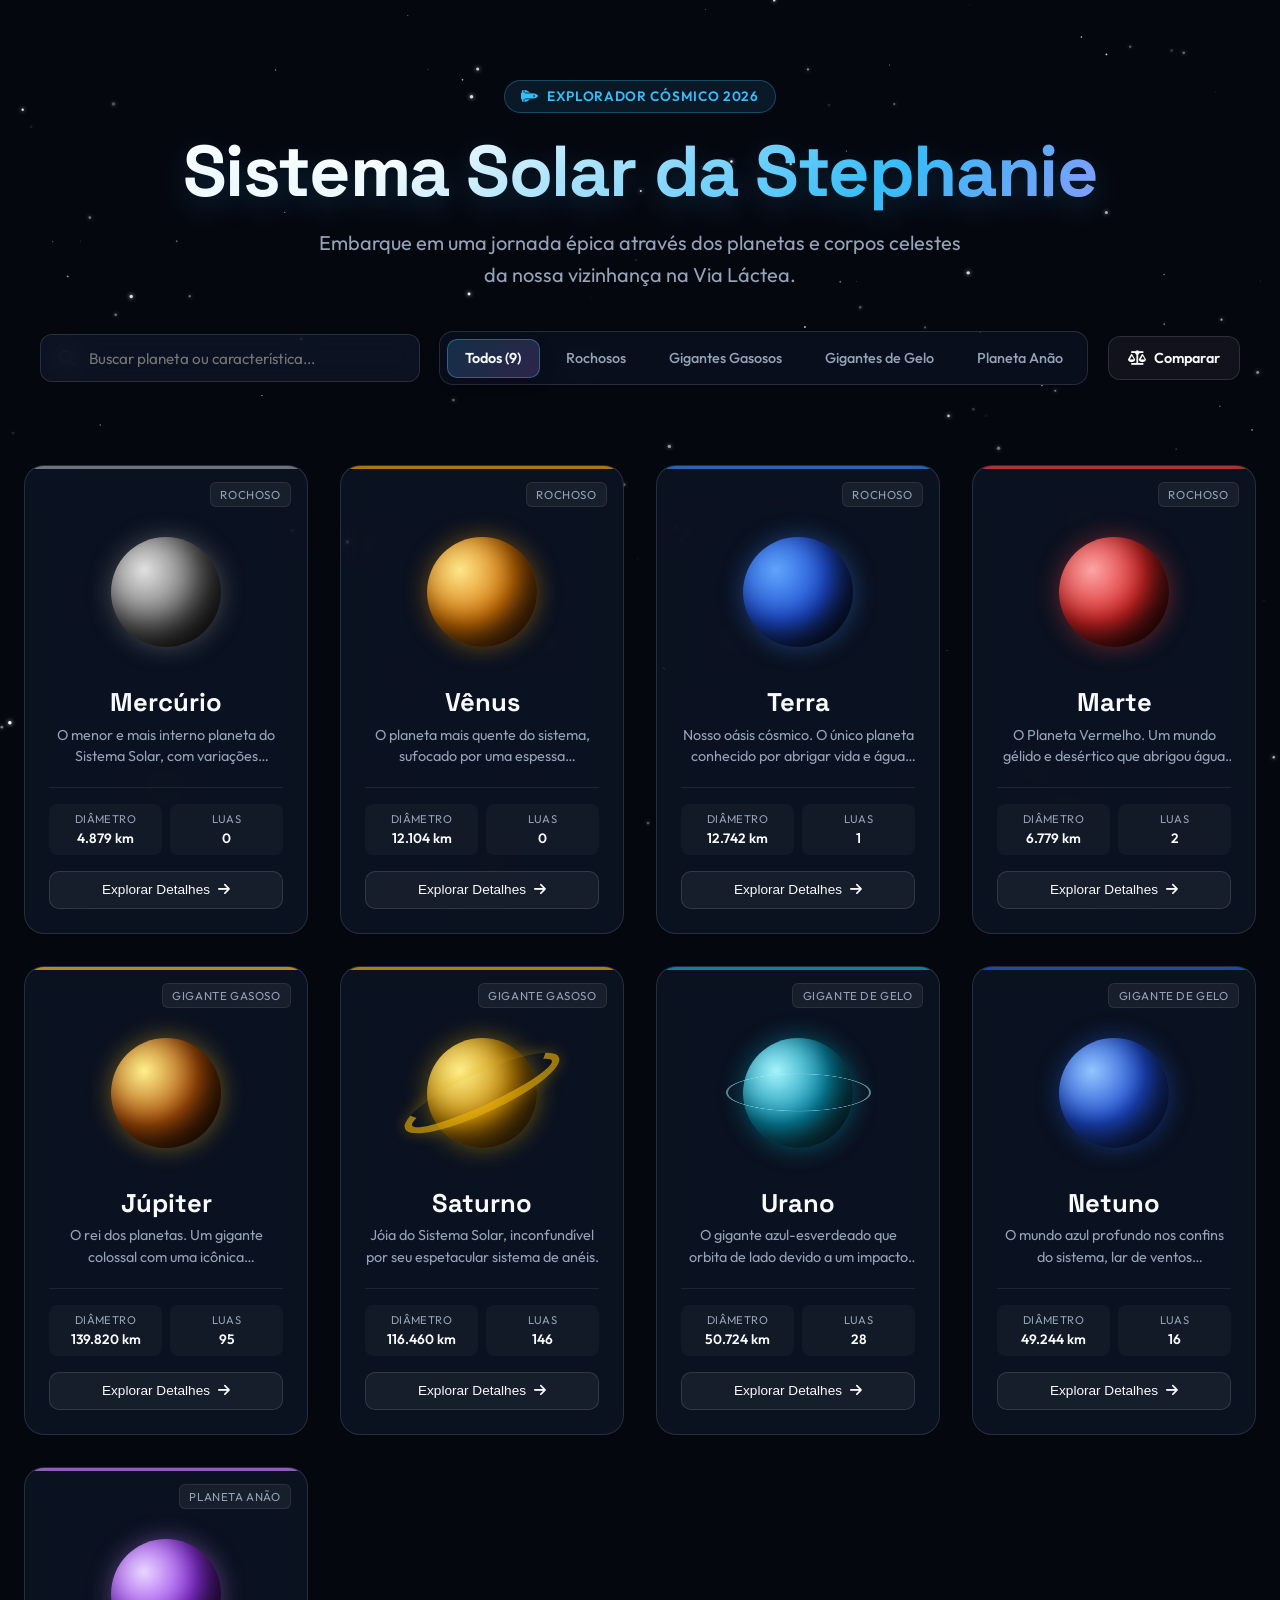
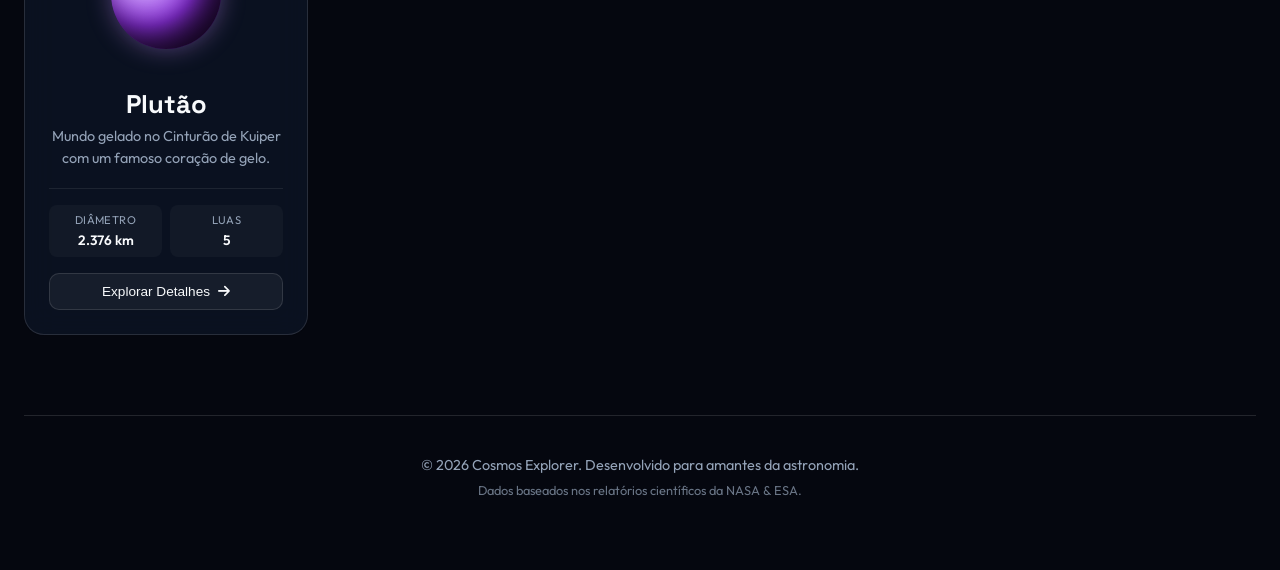
<file: planeta/planetas.html>
<!DOCTYPE html>
<html lang="pt-BR">
<head>
    <meta charset="UTF-8">
    <meta name="viewport" content="width=device-width, initial-scale=1.0">
    <meta name="description" content="Explore o Sistema Solar de forma interativa. Descubra dados fascinantes, estatísticas e comparações dos planetas da nossa vizinhança cósmica.">
    <title>Cosmos Explorer | O Sistema Solar Interativo</title>

    <!-- Google Fonts -->
    <link rel="preconnect" href="https://fonts.googleapis.com">
    <link rel="preconnect" href="https://fonts.gstatic.com" crossorigin>
    <link href="https://fonts.googleapis.com/css2?family=Outfit:wght@300;400;500;600;700;800&family=Space+Grotesk:wght@400;500;700&display=swap" rel="stylesheet">

    <!-- Font Awesome Icons -->
    <link rel="stylesheet" href="https://cdnjs.cloudflare.com/ajax/libs/font-awesome/6.4.0/css/all.min.css">

    <style>
        :root {
            --bg-dark: #05070f;
            --bg-card: rgba(15, 23, 42, 0.65);
            --bg-card-hover: rgba(30, 41, 59, 0.8);
            --border-glass: rgba(255, 255, 255, 0.12);
            --text-primary: #f8fafc;
            --text-secondary: #94a3b8;
            --accent-cyan: #38bdf8;
            --accent-purple: #c084fc;
            --accent-gold: #fbbf24;
            --font-main: 'Outfit', sans-serif;
            --font-display: 'Space Grotesk', sans-serif;
        }

        * {
            margin: 0;
            padding: 0;
            box-sizing: border-box;
        }

        body {
            font-family: var(--font-main);
            background-color: var(--bg-dark);
            color: var(--text-primary);
            min-height: 100vh;
            overflow-x: hidden;
            position: relative;
        }

        /* Canvas background for starfield */
        #starfield {
            position: fixed;
            top: 0;
            left: 0;
            width: 100vw;
            height: 100vh;
            z-index: 0;
            pointer-events: none;
        }

        /* App Container */
        .app-layout {
            position: relative;
            z-index: 1;
            max-width: 1300px;
            margin: 0 auto;
            padding: 2rem 1.5rem;
        }

        /* Header */
        header {
            text-align: center;
            padding: 3rem 1rem 2rem;
            position: relative;
        }

        .badge-pill {
            display: inline-flex;
            align-items: center;
            gap: 0.5rem;
            padding: 0.4rem 1rem;
            border-radius: 9999px;
            background: rgba(56, 189, 248, 0.1);
            border: 1px solid rgba(56, 189, 248, 0.3);
            color: var(--accent-cyan);
            font-size: 0.85rem;
            font-weight: 600;
            letter-spacing: 0.05em;
            text-transform: uppercase;
            margin-bottom: 1.2rem;
            backdrop-filter: blur(8px);
        }

        h1 {
            font-family: var(--font-display);
            font-size: clamp(2.5rem, 6vw, 4.5rem);
            font-weight: 800;
            line-height: 1.1;
            letter-spacing: -0.02em;
            background: linear-gradient(135deg, #ffffff 30%, var(--accent-cyan) 70%, var(--accent-purple) 100%);
            -webkit-background-clip: text;
            -webkit-text-fill-color: transparent;
            margin-bottom: 1rem;
            text-shadow: 0 10px 30px rgba(56, 189, 248, 0.2);
        }

        p.subtitle {
            color: var(--text-secondary);
            font-size: clamp(1rem, 2vw, 1.25rem);
            max-width: 650px;
            margin: 0 auto;
            line-height: 1.6;
        }

        /* Filter Controls & Search Bar */
        .controls-wrapper {
            margin: 2.5rem 0 3rem;
            display: flex;
            flex-direction: column;
            gap: 1.2rem;
            align-items: center;
            justify-content: space-between;
        }

        @media (min-width: 768px) {
            .controls-wrapper {
                flex-direction: row;
            }
        }

        .search-box {
            position: relative;
            width: 100%;
            max-width: 380px;
        }

        .search-box i {
            position: absolute;
            left: 1.2rem;
            top: 50%;
            transform: translateY(-50%);
            color: var(--text-secondary);
            font-size: 1rem;
        }

        .search-input {
            width: 100%;
            padding: 0.85rem 1rem 0.85rem 3rem;
            background: rgba(15, 23, 42, 0.7);
            border: 1px solid var(--border-glass);
            border-radius: 12px;
            color: var(--text-primary);
            font-family: var(--font-main);
            font-size: 0.95rem;
            outline: none;
            backdrop-filter: blur(12px);
            transition: all 0.3s ease;
        }

        .search-input:focus {
            border-color: var(--accent-cyan);
            box-shadow: 0 0 20px rgba(56, 189, 248, 0.25);
        }

        .filter-tabs {
            display: flex;
            flex-wrap: wrap;
            gap: 0.5rem;
            justify-content: center;
            background: rgba(15, 23, 42, 0.5);
            padding: 0.4rem;
            border-radius: 14px;
            border: 1px solid var(--border-glass);
            backdrop-filter: blur(12px);
        }

        .tab-btn {
            background: transparent;
            border: none;
            color: var(--text-secondary);
            padding: 0.6rem 1.1rem;
            border-radius: 10px;
            font-family: var(--font-main);
            font-weight: 500;
            font-size: 0.9rem;
            cursor: pointer;
            transition: all 0.3s ease;
        }

        .tab-btn:hover {
            color: var(--text-primary);
        }

        .tab-btn.active {
            background: linear-gradient(135deg, rgba(56, 189, 248, 0.2), rgba(192, 132, 252, 0.2));
            border: 1px solid rgba(56, 189, 248, 0.4);
            color: var(--text-primary);
            font-weight: 600;
            box-shadow: 0 4px 15px rgba(0, 0, 0, 0.2);
        }

        /* Action Buttons Header Bar */
        .actions-bar {
            display: flex;
            gap: 0.75rem;
        }

        .btn-secondary {
            display: inline-flex;
            align-items: center;
            gap: 0.5rem;
            background: rgba(255, 255, 255, 0.05);
            border: 1px solid var(--border-glass);
            color: var(--text-primary);
            padding: 0.75rem 1.2rem;
            border-radius: 12px;
            font-family: var(--font-main);
            font-size: 0.9rem;
            font-weight: 600;
            cursor: pointer;
            transition: all 0.3s ease;
            backdrop-filter: blur(10px);
        }

        .btn-secondary:hover {
            background: rgba(255, 255, 255, 0.12);
            border-color: rgba(255, 255, 255, 0.3);
            transform: translateY(-2px);
        }

        /* Planet Grid */
        .planets-grid {
            display: grid;
            grid-template-columns: repeat(auto-fill, minmax(280px, 1fr));
            gap: 2rem;
        }

        .planet-card {
            background: var(--bg-card);
            border-radius: 20px;
            border: 1px solid var(--border-glass);
            padding: 2rem 1.5rem 1.5rem;
            display: flex;
            flex-direction: column;
            align-items: center;
            position: relative;
            overflow: hidden;
            transition: all 0.4s cubic-bezier(0.16, 1, 0.3, 1);
            backdrop-filter: blur(16px);
            cursor: pointer;
        }

        .planet-card::before {
            content: '';
            position: absolute;
            top: 0;
            left: 0;
            right: 0;
            height: 3px;
            background: var(--planet-color, var(--accent-cyan));
            opacity: 0.7;
            transition: opacity 0.3s ease;
        }

        .planet-card:hover {
            transform: translateY(-8px) scale(1.02);
            background: var(--bg-card-hover);
            border-color: rgba(255, 255, 255, 0.25);
            box-shadow: 0 20px 40px rgba(0, 0, 0, 0.6), 0 0 30px var(--planet-glow, rgba(56, 189, 248, 0.15));
        }

        .planet-card:hover::before {
            opacity: 1;
            box-shadow: 0 0 15px var(--planet-color);
        }

        .card-tag {
            position: absolute;
            top: 1rem;
            right: 1rem;
            font-size: 0.72rem;
            text-transform: uppercase;
            letter-spacing: 0.05em;
            padding: 0.25rem 0.6rem;
            border-radius: 6px;
            background: rgba(255, 255, 255, 0.06);
            color: var(--text-secondary);
            border: 1px solid rgba(255, 255, 255, 0.08);
        }

        /* 3D Planet Sphere Representation */
        .sphere-container {
            width: 140px;
            height: 140px;
            margin: 1.5rem 0;
            position: relative;
            display: flex;
            align-items: center;
            justify-content: center;
        }

        .planet-sphere {
            width: 110px;
            height: 110px;
            border-radius: 50%;
            background: var(--planet-gradient);
            box-shadow: inset -16px -16px 32px rgba(0, 0, 0, 0.8), 0 0 25px var(--planet-glow);
            position: relative;
            transition: transform 0.5s ease;
            animation: float 6s ease-in-out infinite alternate;
        }

        .planet-card:hover .planet-sphere {
            transform: scale(1.08) rotate(5deg);
        }

        /* Rings for Saturn & Uranus */
        .ring-saturn {
            position: absolute;
            width: 170px;
            height: 40px;
            border-radius: 50%;
            border: 8px solid rgba(234, 179, 8, 0.65);
            border-top-color: transparent;
            transform: rotate(-25deg);
            box-shadow: 0 0 15px rgba(234, 179, 8, 0.3);
            pointer-events: none;
        }

        .ring-urano {
            position: absolute;
            width: 145px;
            height: 145px;
            border-radius: 50%;
            border: 2px solid rgba(165, 243, 252, 0.5);
            transform: rotateX(75deg);
            pointer-events: none;
        }

        @keyframes float {
            0% { transform: translateY(0px); }
            100% { transform: translateY(-8px); }
        }

        .planet-info-block {
            text-align: center;
            width: 100%;
        }

        .planet-title {
            font-family: var(--font-display);
            font-size: 1.6rem;
            font-weight: 700;
            color: var(--text-primary);
            margin-bottom: 0.4rem;
        }

        .planet-desc {
            font-size: 0.9rem;
            color: var(--text-secondary);
            line-height: 1.5;
            margin-bottom: 1.2rem;
            display: -webkit-box;
            -webkit-line-clamp: 2;
            -webkit-box-orient: vertical;
            overflow: hidden;
            height: 2.7rem;
        }

        /* Quick Stats Grid inside card */
        .card-stats {
            display: grid;
            grid-template-columns: 1fr 1fr;
            gap: 0.5rem;
            width: 100%;
            padding-top: 1rem;
            border-top: 1px solid rgba(255, 255, 255, 0.08);
            margin-top: auto;
        }

        .stat-item {
            background: rgba(255, 255, 255, 0.03);
            padding: 0.5rem;
            border-radius: 8px;
            text-align: center;
        }

        .stat-lbl {
            font-size: 0.7rem;
            color: var(--text-secondary);
            text-transform: uppercase;
            letter-spacing: 0.04em;
            margin-bottom: 0.2rem;
        }

        .stat-val {
            font-size: 0.85rem;
            font-weight: 600;
            color: var(--text-primary);
        }

        .card-action-btn {
            margin-top: 1rem;
            width: 100%;
            padding: 0.65rem;
            background: rgba(255, 255, 255, 0.05);
            border: 1px solid var(--border-glass);
            border-radius: 10px;
            color: var(--text-primary);
            font-weight: 500;
            font-size: 0.85rem;
            cursor: pointer;
            display: flex;
            align-items: center;
            justify-content: center;
            gap: 0.5rem;
            transition: all 0.3s ease;
        }

        .planet-card:hover .card-action-btn {
            background: var(--planet-color, var(--accent-cyan));
            color: #000;
            font-weight: 700;
            border-color: transparent;
            box-shadow: 0 4px 15px var(--planet-glow);
        }

        /* Modal Inspector */
        .modal-backdrop {
            position: fixed;
            top: 0;
            left: 0;
            width: 100vw;
            height: 100vh;
            background: rgba(5, 7, 15, 0.85);
            backdrop-filter: blur(16px);
            z-index: 1000;
            display: flex;
            align-items: center;
            justify-content: center;
            padding: 1.5rem;
            opacity: 0;
            pointer-events: none;
            transition: opacity 0.4s ease;
        }

        .modal-backdrop.active {
            opacity: 1;
            pointer-events: auto;
        }

        .modal-card {
            background: #0f172a;
            border: 1px solid var(--border-glass);
            border-radius: 24px;
            width: 100%;
            max-width: 900px;
            max-height: 90vh;
            overflow-y: auto;
            position: relative;
            box-shadow: 0 25px 50px -12px rgba(0, 0, 0, 0.8);
            transform: scale(0.95) translateY(20px);
            transition: transform 0.4s cubic-bezier(0.16, 1, 0.3, 1);
            display: flex;
            flex-direction: column;
        }

        .modal-backdrop.active .modal-card {
            transform: scale(1) translateY(0);
        }

        .modal-header {
            padding: 1.5rem 2rem;
            display: flex;
            align-items: center;
            justify-content: space-between;
            border-bottom: 1px solid var(--border-glass);
        }

        .modal-title-group {
            display: flex;
            align-items: center;
            gap: 1rem;
        }

        .modal-title {
            font-family: var(--font-display);
            font-size: 2rem;
            font-weight: 700;
        }

        .close-modal-btn {
            background: rgba(255, 255, 255, 0.08);
            border: none;
            color: var(--text-secondary);
            width: 40px;
            height: 40px;
            border-radius: 50%;
            cursor: pointer;
            display: flex;
            align-items: center;
            justify-content: center;
            font-size: 1.2rem;
            transition: all 0.3s ease;
        }

        .close-modal-btn:hover {
            background: rgba(239, 68, 68, 0.2);
            color: #ef4444;
        }

        .modal-body {
            padding: 2rem;
            display: grid;
            grid-template-columns: 1fr;
            gap: 2rem;
        }

        @media (min-width: 768px) {
            .modal-body {
                grid-template-columns: 320px 1fr;
            }
        }

        .modal-visual-col {
            display: flex;
            flex-direction: column;
            align-items: center;
            justify-content: center;
            background: rgba(255, 255, 255, 0.02);
            border-radius: 18px;
            padding: 2rem 1rem;
            border: 1px solid rgba(255, 255, 255, 0.05);
        }

        .modal-sphere {
            width: 180px;
            height: 180px;
            border-radius: 50%;
            box-shadow: inset -24px -24px 48px rgba(0,0,0,0.85);
            animation: spinSphere 30s linear infinite;
        }

        @keyframes spinSphere {
            0% { background-position: 0 0; }
            100% { background-position: 400px 0; }
        }

        .modal-nav-btns {
            display: flex;
            gap: 1rem;
            margin-top: 1.5rem;
            width: 100%;
        }

        .modal-nav-btn {
            flex: 1;
            padding: 0.6rem;
            background: rgba(255, 255, 255, 0.05);
            border: 1px solid var(--border-glass);
            color: var(--text-primary);
            border-radius: 10px;
            font-size: 0.85rem;
            font-weight: 500;
            cursor: pointer;
            display: flex;
            align-items: center;
            justify-content: center;
            gap: 0.4rem;
            transition: all 0.3s ease;
        }

        .modal-nav-btn:hover {
            background: rgba(255, 255, 255, 0.12);
        }

        .detail-section-title {
            font-size: 1.1rem;
            font-weight: 700;
            color: var(--text-primary);
            margin-bottom: 0.8rem;
            display: flex;
            align-items: center;
            gap: 0.5rem;
        }

        .detail-section-title i {
            color: var(--accent-cyan);
        }

        .detail-desc {
            color: var(--text-secondary);
            line-height: 1.7;
            font-size: 0.98rem;
            margin-bottom: 1.5rem;
        }

        .metrics-grid {
            display: grid;
            grid-template-columns: repeat(auto-fit, minmax(140px, 1fr));
            gap: 1rem;
            margin-bottom: 1.5rem;
        }

        .metric-card {
            background: rgba(255, 255, 255, 0.03);
            border: 1px solid rgba(255, 255, 255, 0.06);
            padding: 0.9rem;
            border-radius: 12px;
        }

        .metric-label {
            font-size: 0.75rem;
            color: var(--text-secondary);
            text-transform: uppercase;
            letter-spacing: 0.05em;
            margin-bottom: 0.3rem;
        }

        .metric-value {
            font-size: 1.1rem;
            font-weight: 700;
            color: var(--text-primary);
            font-family: var(--font-display);
        }

        .composition-box {
            background: rgba(255, 255, 255, 0.02);
            border-radius: 12px;
            padding: 1rem;
            border: 1px solid rgba(255, 255, 255, 0.05);
        }

        .comp-item {
            margin-bottom: 0.7rem;
        }
        .comp-item:last-child { margin-bottom: 0; }

        .comp-header {
            display: flex;
            justify-content: space-between;
            font-size: 0.85rem;
            margin-bottom: 0.3rem;
        }

        .comp-bar-bg {
            height: 6px;
            background: rgba(255, 255, 255, 0.1);
            border-radius: 10px;
            overflow: hidden;
        }

        .comp-bar-fill {
            height: 100%;
            background: var(--accent-cyan);
            border-radius: 10px;
            transition: width 1s ease;
        }

        /* Comparison Tool Modal */
        .comparison-body {
            display: grid;
            grid-template-columns: 1fr 1fr;
            gap: 1.5rem;
            padding: 1.5rem 2rem 2rem;
        }

        @media (max-width: 640px) {
            .comparison-body {
                grid-template-columns: 1fr;
            }
        }

        .select-planet-box select {
            width: 100%;
            padding: 0.75rem;
            background: #1e293b;
            border: 1px solid var(--border-glass);
            border-radius: 10px;
            color: #fff;
            font-family: var(--font-main);
            font-size: 0.95rem;
            outline: none;
            margin-bottom: 1rem;
        }

        .compare-col {
            background: rgba(255, 255, 255, 0.02);
            padding: 1.2rem;
            border-radius: 16px;
            border: 1px solid rgba(255, 255, 255, 0.05);
            text-align: center;
        }

        /* Footer */
        footer {
            margin-top: 5rem;
            padding: 2.5rem 1rem;
            text-align: center;
            border-top: 1px solid var(--border-glass);
            color: var(--text-secondary);
            font-size: 0.9rem;
        }

        footer a {
            color: var(--accent-cyan);
            text-decoration: none;
        }

        footer a:hover {
            text-decoration: underline;
        }

        /* Custom Scrollbar */
        ::-webkit-scrollbar {
            width: 8px;
        }

        ::-webkit-scrollbar-track {
            background: var(--bg-dark);
        }

        ::-webkit-scrollbar-thumb {
            background: rgba(255, 255, 255, 0.2);
            border-radius: 4px;
        }

        ::-webkit-scrollbar-thumb:hover {
            background: rgba(255, 255, 255, 0.4);
        }
    </style>
</head>
<body>

    <!-- Starfield Animation Canvas -->
    <canvas id="starfield"></canvas>

    <div class="app-layout">
        <!-- Header -->
        <header>
            <div class="badge-pill">
                <i class="fa-solid fa-shuttle-space"></i> Explorador Cósmico 2026
            </div>
            <h1>Sistema Solar da Stephanie</h1>
            <p class="subtitle">Embarque em uma jornada épica através dos planetas e corpos celestes da nossa vizinhança na Via Láctea.</p>

            <div class="controls-wrapper">
                <div class="search-box">
                    <i class="fa-solid fa-magnifying-glass"></i>
                    <input type="text" id="searchInput" class="search-input" placeholder="Buscar planeta ou característica...">
                </div>

                <div class="filter-tabs">
                    <button class="tab-btn active" data-filter="todos">Todos (9)</button>
                    <button class="tab-btn" data-filter="rochoso">Rochosos</button>
                    <button class="tab-btn" data-filter="gasoso">Gigantes Gasosos</button>
                    <button class="tab-btn" data-filter="gelo">Gigantes de Gelo</button>
                    <button class="tab-btn" data-filter="anao">Planeta Anão</button>
                </div>

                <div class="actions-bar">
                    <button class="btn-secondary" id="openCompareBtn">
                        <i class="fa-solid fa-scale-balanced"></i> Comparar
                    </button>
                </div>
            </div>
        </header>

        <!-- Planets Grid -->
        <main>
            <div class="planets-grid" id="planetsGrid">
                <!-- Planet Cards will be rendered dynamically by JavaScript -->
            </div>
        </main>

        <!-- Footer -->
        <footer>
            <p>&copy; 2026 Cosmos Explorer. Desenvolvido para amantes da astronomia.</p>
            <p style="margin-top: 0.5rem; font-size: 0.8rem; opacity: 0.7;">Dados baseados nos relatórios científicos da NASA & ESA.</p>
        </footer>
    </div>

    <!-- Modal Detail Inspector -->
    <div class="modal-backdrop" id="planetModal">
        <div class="modal-card">
            <div class="modal-header">
                <div class="modal-title-group">
                    <span class="card-tag" id="modalTag">Rochoso</span>
                    <h2 class="modal-title" id="modalTitle">Terra</h2>
                </div>
                <button class="close-modal-btn" id="closeModalBtn">
                    <i class="fa-solid fa-xmark"></i>
                </button>
            </div>

            <div class="modal-body">
                <div class="modal-visual-col">
                    <div class="sphere-container">
                        <div class="modal-sphere" id="modalSphere"></div>
                    </div>
                    <div class="modal-nav-btns">
                        <button class="modal-nav-btn" id="prevPlanetBtn"><i class="fa-solid fa-chevron-left"></i> Anterior</button>
                        <button class="modal-nav-btn" id="nextPlanetBtn">Próximo <i class="fa-solid fa-chevron-right"></i></button>
                    </div>
                </div>

                <div class="modal-info-col">
                    <h3 class="detail-section-title"><i class="fa-solid fa-circle-info"></i> Sobre o Planeta</h3>
                    <p class="detail-desc" id="modalDesc">Descrição do planeta...</p>

                    <h3 class="detail-section-title"><i class="fa-solid fa-chart-simple"></i> Dados & Estatísticas</h3>
                    <div class="metrics-grid">
                        <div class="metric-card">
                            <div class="metric-label">Distância do Sol</div>
                            <div class="metric-value" id="modalDist">149.6 M km</div>
                        </div>
                        <div class="metric-card">
                            <div class="metric-label">Diâmetro</div>
                            <div class="metric-value" id="modalDiam">12.742 km</div>
                        </div>
                        <div class="metric-card">
                            <div class="metric-label">Período Órbital</div>
                            <div class="metric-value" id="modalOrbit">365 dias</div>
                        </div>
                        <div class="metric-card">
                            <div class="metric-label">Temp. Média</div>
                            <div class="metric-value" id="modalTemp">15°C</div>
                        </div>
                        <div class="metric-card">
                            <div class="metric-label">Luas / Satélites</div>
                            <div class="metric-value" id="modalMoons">1</div>
                        </div>
                        <div class="metric-card">
                            <div class="metric-label">Gravidade</div>
                            <div class="metric-value" id="modalGrav">9.8 m/s²</div>
                        </div>
                    </div>

                    <h3 class="detail-section-title"><i class="fa-solid fa-flask"></i> Composição Atmosférica</h3>
                    <div class="composition-box" id="modalCompBox">
                        <!-- Rendered by JS -->
                    </div>
                </div>
            </div>
        </div>
    </div>

    <!-- Comparison Modal -->
    <div class="modal-backdrop" id="compareModal">
        <div class="modal-card" style="max-width: 800px;">
            <div class="modal-header">
                <div class="modal-title-group">
                    <h2 class="modal-title"><i class="fa-solid fa-scale-balanced" style="color: var(--accent-cyan)"></i> Comparador de Planetas</h2>
                </div>
                <button class="close-modal-btn" id="closeCompareBtn">
                    <i class="fa-solid fa-xmark"></i>
                </button>
            </div>

            <div class="comparison-body">
                <!-- Planet A Selection -->
                <div class="compare-col" id="colA">
                    <div class="select-planet-box">
                        <label style="display:block; text-align:left; font-size:0.8rem; color:var(--text-secondary); margin-bottom:0.4rem;">Planeta 1:</label>
                        <select id="selectPlanetA"></select>
                    </div>
                    <div id="compareDetailsA"></div>
                </div>

                <!-- Planet B Selection -->
                <div class="compare-col" id="colB">
                    <div class="select-planet-box">
                        <label style="display:block; text-align:left; font-size:0.8rem; color:var(--text-secondary); margin-bottom:0.4rem;">Planeta 2:</label>
                        <select id="selectPlanetB"></select>
                    </div>
                    <div id="compareDetailsB"></div>
                </div>
            </div>
        </div>
    </div>

    <!-- JavaScript Application Data & Logic -->
    <script>
        // Database of Planets
        const planetsData = [
            {
                id: 'mercurio',
                name: 'Mercúrio',
                tag: 'Rochoso',
                category: 'rochoso',
                shortDesc: 'O menor e mais interno planeta do Sistema Solar, com variações térmicas drásticas.',
                fullDesc: 'Mercúrio é o planeta mais próximo do Sol e o menor do Sistema Solar. Sua superfície rochosa é repleta de crateras, lembrando muito a nossa Lua. Por não possuir uma atmosfera significativa para reter calor, suas temperaturas variam de congelantes -180°C à noite a escaldantes 430°C durante o dia.',
                color: '#9e9e9e',
                glow: 'rgba(158, 158, 158, 0.4)',
                gradient: 'radial-gradient(circle at 30% 30%, #e0e0e0, #757575, #212121)',
                distSol: '57.9 Mi km',
                distVal: 57.9,
                diameter: '4.879 km',
                diamVal: 4879,
                orbit: '88 dias',
                temp: '167°C',
                tempVal: 167,
                moons: 0,
                gravity: '3.7 m/s²',
                composition: [
                    { name: 'Oxigênio', pct: 42 },
                    { name: 'Sódio', pct: 29 },
                    { name: 'Hidrogênio', pct: 22 },
                    { name: 'Outros', pct: 7 }
                ]
            },
            {
                id: 'venus',
                name: 'Vênus',
                tag: 'Rochoso',
                category: 'rochoso',
                shortDesc: 'O planeta mais quente do sistema, sufocado por uma espessa atmosfera tóxica.',
                fullDesc: 'Vênus é frequentemente chamado de "irmão gêmeo da Terra" devido ao tamanho e massa semelhantes. No entanto, é um mundo infernal com um efeito estufa descontrolado. Sua atmosfera densa de dióxido de carbono retém o calor, criando temperaturas de superfície quentes o suficiente para derreter chumbo.',
                color: '#f59e0b',
                glow: 'rgba(245, 158, 11, 0.4)',
                gradient: 'radial-gradient(circle at 30% 30%, #fde68a, #d97706, #78350f)',
                distSol: '108.2 Mi km',
                distVal: 108.2,
                diameter: '12.104 km',
                diamVal: 12104,
                orbit: '225 dias',
                temp: '464°C',
                tempVal: 464,
                moons: 0,
                gravity: '8.87 m/s²',
                composition: [
                    { name: 'Dióxido de Carbono', pct: 96.5 },
                    { name: 'Nitrogênio', pct: 3.5 }
                ]
            },
            {
                id: 'terra',
                name: 'Terra',
                tag: 'Rochoso',
                category: 'rochoso',
                shortDesc: 'Nosso oásis cósmico. O único planeta conhecido por abrigar vida e água líquida.',
                fullDesc: 'A Terra é o terceiro planeta a partir do Sol e o único local conhecido no Universo habitado por seres vivos. Cerca de 71% de sua superfície é coberta por oceanos de água líquida. Sua atmosfera rica em nitrogênio e oxigênio cria as condições ideais para a evolução da vida.',
                color: '#3b82f6',
                glow: 'rgba(59, 130, 246, 0.4)',
                gradient: 'radial-gradient(circle at 30% 30%, #60a5fa, #1d4ed8, #0f172a)',
                distSol: '149.6 Mi km',
                distVal: 149.6,
                diameter: '12.742 km',
                diamVal: 12742,
                orbit: '365,25 dias',
                temp: '15°C',
                tempVal: 15,
                moons: 1,
                gravity: '9.81 m/s²',
                composition: [
                    { name: 'Nitrogênio', pct: 78 },
                    { name: 'Oxigênio', pct: 21 },
                    { name: 'Argônio', pct: 0.9 },
                    { name: 'Dióxido de Carbono', pct: 0.1 }
                ]
            },
            {
                id: 'marte',
                name: 'Marte',
                tag: 'Rochoso',
                category: 'rochoso',
                shortDesc: 'O Planeta Vermelho. Um mundo gélido e desértico que abrigou água no passado.',
                fullDesc: 'Marte deve sua cor avermelhada ao óxido de ferro (ferrugem) abundante em sua superfície. Abriga a maior montanha do Sistema Solar, o Olympus Mons, e o gigantesco sistema de cânions Valles Marineris. É o principal foco da busca por antiga vida microbiana fora da Terra.',
                color: '#ef4444',
                glow: 'rgba(239, 68, 68, 0.4)',
                gradient: 'radial-gradient(circle at 30% 30%, #fca5a5, #dc2626, #450a0a)',
                distSol: '227.9 Mi km',
                distVal: 227.9,
                diameter: '6.779 km',
                diamVal: 6779,
                orbit: '687 dias',
                temp: '-63°C',
                tempVal: -63,
                moons: 2,
                gravity: '3.71 m/s²',
                composition: [
                    { name: 'Dióxido de Carbono', pct: 95.3 },
                    { name: 'Nitrogênio', pct: 2.7 },
                    { name: 'Argônio', pct: 1.6 }
                ]
            },
            {
                id: 'jupiter',
                name: 'Júpiter',
                tag: 'Gigante Gasoso',
                category: 'gasoso',
                shortDesc: 'O rei dos planetas. Um gigante colossal com uma icônica tempestade secular.',
                fullDesc: 'Júpiter é mais de duas vezes mais massivo que todos os outros planetas do Sistema Solar combinados. É um gigante de gás composto principalmente por hidrogênio e hélio. Sua característica mais famosa é a Grande Mancha Vermelha, uma tempestade maior que a Terra que ruge há séculos.',
                color: '#fbbf24',
                glow: 'rgba(251, 191, 36, 0.4)',
                gradient: 'radial-gradient(circle at 30% 30%, #fef08a, #b45309, #451a03)',
                distSol: '778.5 Mi km',
                distVal: 778.5,
                diameter: '139.820 km',
                diamVal: 139820,
                orbit: '11,86 anos',
                temp: '-110°C',
                tempVal: -110,
                moons: 95,
                gravity: '24.79 m/s²',
                composition: [
                    { name: 'Hidrogênio', pct: 89.8 },
                    { name: 'Hélio', pct: 10.2 }
                ]
            },
            {
                id: 'saturno',
                name: 'Saturno',
                tag: 'Gigante Gasoso',
                category: 'gasoso',
                hasRing: 'saturn',
                shortDesc: 'Jóia do Sistema Solar, inconfundível por seu espetacular sistema de anéis.',
                fullDesc: 'Saturno é famoso por seus majestosos e complexos anéis, formados por bilhões de pedaços de gelo e rocha. É um gigante gasoso com uma densidade tão baixa que flutuaria na água se existisse um oceano grande o suficiente.',
                color: '#eab308',
                glow: 'rgba(234, 179, 8, 0.4)',
                gradient: 'radial-gradient(circle at 30% 30%, #fef08a, #ca8a04, #713f12)',
                distSol: '1.43 bi km',
                distVal: 1430,
                diameter: '116.460 km',
                diamVal: 116460,
                orbit: '29,45 anos',
                temp: '-140°C',
                tempVal: -140,
                moons: 146,
                gravity: '10.44 m/s²',
                composition: [
                    { name: 'Hidrogênio', pct: 96.3 },
                    { name: 'Hélio', pct: 3.25 }
                ]
            },
            {
                id: 'urano',
                name: 'Urano',
                tag: 'Gigante de Gelo',
                category: 'gelo',
                hasRing: 'urano',
                shortDesc: 'O gigante azul-esverdeado que orbita de lado devido a um impacto primordial.',
                fullDesc: 'Urano é um gigante de gelo com uma característica única: ele orbita o Sol quase completamente "deitado", com uma inclinação axial extrema de 98 graus. Seu tom azul-esverdeado é resultado do gás metano em sua atmosfera superior.',
                color: '#06b6d4',
                glow: 'rgba(6, 182, 212, 0.4)',
                gradient: 'radial-gradient(circle at 30% 30%, #a5f3fc, #0891b2, #164e63)',
                distSol: '2.87 bi km',
                distVal: 2870,
                diameter: '50.724 km',
                diamVal: 50724,
                orbit: '84 anos',
                temp: '-195°C',
                tempVal: -195,
                moons: 28,
                gravity: '8.69 m/s²',
                composition: [
                    { name: 'Hidrogênio', pct: 82.5 },
                    { name: 'Hélio', pct: 15.2 },
                    { name: 'Metano', pct: 2.3 }
                ]
            },
            {
                id: 'netuno',
                name: 'Netuno',
                tag: 'Gigante de Gelo',
                category: 'gelo',
                shortDesc: 'O mundo azul profundo nos confins do sistema, lar de ventos supersônicos.',
                fullDesc: 'Netuno é o planeta mais distante do Sistema Solar. Um gigante gelado com uma atmosfera agitada por ventos violentos que ultrapassam 2.000 km/h — os mais rápidos registrados no Sistema Solar.',
                color: '#2563eb',
                glow: 'rgba(37, 99, 235, 0.4)',
                gradient: 'radial-gradient(circle at 30% 30%, #93c5fd, #1d4ed8, #1e3a8a)',
                distSol: '4.50 bi km',
                distVal: 4500,
                diameter: '49.244 km',
                diamVal: 49244,
                orbit: '164,8 anos',
                temp: '-200°C',
                tempVal: -200,
                moons: 16,
                gravity: '11.15 m/s²',
                composition: [
                    { name: 'Hidrogênio', pct: 80 },
                    { name: 'Hélio', pct: 19 },
                    { name: 'Metano', pct: 1.5 }
                ]
            },
            {
                id: 'plutao',
                name: 'Plutão',
                tag: 'Planeta Anão',
                category: 'anao',
                shortDesc: 'Mundo gelado no Cinturão de Kuiper com um famoso coração de gelo.',
                fullDesc: 'Reclassificado como planeta anão em 2006, Plutão permanece como um dos corpos celestes mais queridos. A missão New Horizons revelou montanhas de gelo de água e uma vasta planície congelada em formato de coração chamada Tombaugh Regio.',
                color: '#c084fc',
                glow: 'rgba(192, 132, 252, 0.4)',
                gradient: 'radial-gradient(circle at 30% 30%, #e9d5ff, #9333ea, #3b0764)',
                distSol: '5.91 bi km',
                distVal: 5910,
                diameter: '2.376 km',
                diamVal: 2376,
                orbit: '248 anos',
                temp: '-229°C',
                tempVal: -229,
                moons: 5,
                gravity: '0.62 m/s²',
                composition: [
                    { name: 'Nitrogênio (Gelo)', pct: 98 },
                    { name: 'Metano & CO', pct: 2 }
                ]
            }
        ];

        // State variables
        let currentPlanetIndex = 0;
        let activeFilter = 'todos';
        let searchQuery = '';

        // DOM Elements
        const planetsGrid = document.getElementById('planetsGrid');
        const searchInput = document.getElementById('searchInput');
        const tabBtns = document.querySelectorAll('.tab-btn');

        const planetModal = document.getElementById('planetModal');
        const closeModalBtn = document.getElementById('closeModalBtn');
        const prevPlanetBtn = document.getElementById('prevPlanetBtn');
        const nextPlanetBtn = document.getElementById('nextPlanetBtn');

        const compareModal = document.getElementById('compareModal');
        const openCompareBtn = document.getElementById('openCompareBtn');
        const closeCompareBtn = document.getElementById('closeCompareBtn');
        const selectPlanetA = document.getElementById('selectPlanetA');
        const selectPlanetB = document.getElementById('selectPlanetB');

        // Render Planet Cards Grid
        function renderPlanets() {
            planetsGrid.innerHTML = '';

            const filtered = planetsData.filter(p => {
                const matchesFilter = activeFilter === 'todos' || p.category === activeFilter;
                const matchesSearch = p.name.toLowerCase().includes(searchQuery.toLowerCase()) || 
                                      p.shortDesc.toLowerCase().includes(searchQuery.toLowerCase()) ||
                                      p.tag.toLowerCase().includes(searchQuery.toLowerCase());
                return matchesFilter && matchesSearch;
            });

            if (filtered.length === 0) {
                planetsGrid.innerHTML = `
                    <div style="grid-column: 1 / -1; text-align: center; padding: 4rem 1rem; color: var(--text-secondary);">
                        <i class="fa-solid fa-planet-ring-barrier" style="font-size: 3rem; margin-bottom: 1rem; color: var(--accent-cyan);"></i>
                        <h3>Nenhum planeta encontrado</h3>
                        <p>Tente ajustar seu termo de busca ou filtro selecionado.</p>
                    </div>
                `;
                return;
            }

            filtered.forEach(planet => {
                const card = document.createElement('div');
                card.className = 'planet-card';
                card.style.setProperty('--planet-color', planet.color);
                card.style.setProperty('--planet-glow', planet.glow);

                let ringHTML = '';
                if (planet.hasRing === 'saturn') ringHTML = '<div class="ring-saturn"></div>';
                if (planet.hasRing === 'urano') ringHTML = '<div class="ring-urano"></div>';

                card.innerHTML = `
                    <span class="card-tag">${planet.tag}</span>
                    <div class="sphere-container">
                        <div class="planet-sphere" style="background: ${planet.gradient};"></div>
                        ${ringHTML}
                    </div>
                    <div class="planet-info-block">
                        <h2 class="planet-title">${planet.name}</h2>
                        <p class="planet-desc">${planet.shortDesc}</p>
                    </div>
                    <div class="card-stats">
                        <div class="stat-item">
                            <div class="stat-lbl">Diâmetro</div>
                            <div class="stat-val">${planet.diameter}</div>
                        </div>
                        <div class="stat-item">
                            <div class="stat-lbl">Luas</div>
                            <div class="stat-val">${planet.moons}</div>
                        </div>
                    </div>
                    <button class="card-action-btn">
                        <span>Explorar Detalhes</span>
                        <i class="fa-solid fa-arrow-right"></i>
                    </button>
                `;

                card.addEventListener('click', () => {
                    openInspector(planet.id);
                });

                planetsGrid.appendChild(card);
            });
        }

        // Open Inspector Modal
        function openInspector(planetId) {
            const index = planetsData.findIndex(p => p.id === planetId);
            if (index === -1) return;
            currentPlanetIndex = index;
            const planet = planetsData[currentPlanetIndex];

            document.getElementById('modalTitle').innerText = planet.name;
            document.getElementById('modalTag').innerText = planet.tag;
            document.getElementById('modalDesc').innerText = planet.fullDesc;

            document.getElementById('modalDist').innerText = planet.distSol;
            document.getElementById('modalDiam').innerText = planet.diameter;
            document.getElementById('modalOrbit').innerText = planet.orbit;
            document.getElementById('modalTemp').innerText = planet.temp;
            document.getElementById('modalMoons').innerText = planet.moons;
            document.getElementById('modalGrav').innerText = planet.gravity;

            const sphere = document.getElementById('modalSphere');
            sphere.style.background = planet.gradient;
            sphere.style.boxShadow = `inset -24px -24px 48px rgba(0,0,0,0.85), 0 0 35px ${planet.glow}`;

            // Atmospheric Composition
            const compBox = document.getElementById('modalCompBox');
            compBox.innerHTML = '';
            planet.composition.forEach(item => {
                compBox.innerHTML += `
                    <div class="comp-item">
                        <div class="comp-header">
                            <span>${item.name}</span>
                            <span style="font-weight:600">${item.pct}%</span>
                        </div>
                        <div class="comp-bar-bg">
                            <div class="comp-bar-fill" style="width: ${item.pct}%; background: ${planet.color}"></div>
                        </div>
                    </div>
                `;
            });

            planetModal.classList.add('active');
        }

        // Modal Navigation
        prevPlanetBtn.addEventListener('click', () => {
            currentPlanetIndex = (currentPlanetIndex - 1 + planetsData.length) % planetsData.length;
            openInspector(planetsData[currentPlanetIndex].id);
        });

        nextPlanetBtn.addEventListener('click', () => {
            currentPlanetIndex = (currentPlanetIndex + 1) % planetsData.length;
            openInspector(planetsData[currentPlanetIndex].id);
        });

        closeModalBtn.addEventListener('click', () => {
            planetModal.classList.remove('active');
        });

        planetModal.addEventListener('click', (e) => {
            if (e.target === planetModal) planetModal.classList.remove('active');
        });

        // Search & Filter Listeners
        searchInput.addEventListener('input', (e) => {
            searchQuery = e.target.value;
            renderPlanets();
        });

        tabBtns.forEach(btn => {
            btn.addEventListener('click', () => {
                tabBtns.forEach(b => b.classList.remove('active'));
                btn.classList.add('active');
                activeFilter = btn.dataset.filter;
                renderPlanets();
            });
        });

        // Compare Planets Modal Logic
        function initComparison() {
            selectPlanetA.innerHTML = '';
            selectPlanetB.innerHTML = '';

            planetsData.forEach((p, idx) => {
                selectPlanetA.innerHTML += `<option value="${p.id}" ${idx === 2 ? 'selected' : ''}>${p.name}</option>`;
                selectPlanetB.innerHTML += `<option value="${p.id}" ${idx === 3 ? 'selected' : ''}>${p.name}</option>`;
            });

            updateCompareDetails();
        }

        function renderPlanetCompareCol(planet) {
            return `
                <div class="sphere-container" style="margin: 1rem auto;">
                    <div class="planet-sphere" style="background: ${planet.gradient}; box-shadow: inset -16px -16px 32px rgba(0,0,0,0.8), 0 0 20px ${planet.glow};"></div>
                </div>
                <h3 style="font-family:var(--font-display); margin-bottom: 0.5rem;">${planet.name}</h3>
                <span class="card-tag" style="margin-bottom: 1rem; display:inline-block;">${planet.tag}</span>

                <div style="display:flex; flex-direction:column; gap:0.6rem; text-align:left; font-size:0.88rem; background:rgba(255,255,255,0.03); padding:1rem; border-radius:12px; margin-top:0.5rem;">
                    <div><strong style="color:var(--text-secondary)">Diâmetro:</strong> ${planet.diameter}</div>
                    <div><strong style="color:var(--text-secondary)">Distância Sol:</strong> ${planet.distSol}</div>
                    <div><strong style="color:var(--text-secondary)">Temp. Média:</strong> ${planet.temp}</div>
                    <div><strong style="color:var(--text-secondary)">Período Órbital:</strong> ${planet.orbit}</div>
                    <div><strong style="color:var(--text-secondary)">Gravidade:</strong> ${planet.gravity}</div>
                    <div><strong style="color:var(--text-secondary)">Nº de Luas:</strong> ${planet.moons}</div>
                </div>
            `;
        }

        function updateCompareDetails() {
            const pA = planetsData.find(p => p.id === selectPlanetA.value);
            const pB = planetsData.find(p => p.id === selectPlanetB.value);

            document.getElementById('compareDetailsA').innerHTML = renderPlanetCompareCol(pA);
            document.getElementById('compareDetailsB').innerHTML = renderPlanetCompareCol(pB);
        }

        selectPlanetA.addEventListener('change', updateCompareDetails);
        selectPlanetB.addEventListener('change', updateCompareDetails);

        openCompareBtn.addEventListener('click', () => {
            initComparison();
            compareModal.classList.add('active');
        });

        closeCompareBtn.addEventListener('click', () => {
            compareModal.classList.remove('active');
        });

        compareModal.addEventListener('click', (e) => {
            if (e.target === compareModal) compareModal.classList.remove('active');
        });

        // Starfield Canvas Animation
        const canvas = document.getElementById('starfield');
        const ctx = canvas.getContext('2d');

        let stars = [];
        const numStars = 180;

        function resizeCanvas() {
            canvas.width = window.innerWidth;
            canvas.height = window.innerHeight;
            initStars();
        }

        function initStars() {
            stars = [];
            for (let i = 0; i < numStars; i++) {
                stars.push({
                    x: Math.random() * canvas.width,
                    y: Math.random() * canvas.height,
                    radius: Math.random() * 1.5 + 0.3,
                    alpha: Math.random(),
                    speed: Math.random() * 0.015 + 0.005
                });
            }
        }

        function animateStars() {
            ctx.clearRect(0, 0, canvas.width, canvas.height);

            stars.forEach(star => {
                star.alpha += star.speed;
                if (star.alpha > 1 || star.alpha < 0) {
                    star.speed = -star.speed;
                }

                ctx.beginPath();
                ctx.arc(star.x, star.y, star.radius, 0, Math.PI * 2);
                ctx.fillStyle = `rgba(255, 255, 255, ${Math.abs(star.alpha)})`;
                ctx.shadowBlur = star.radius > 1 ? 4 : 0;
                ctx.shadowColor = '#ffffff';
                ctx.fill();
            });

            requestAnimationFrame(animateStars);
        }

        window.addEventListener('resize', resizeCanvas);
        resizeCanvas();
        animateStars();

        // Keyboard navigation (Esc key to close modals)
        window.addEventListener('keydown', (e) => {
            if (e.key === 'Escape') {
                planetModal.classList.remove('active');
                compareModal.classList.remove('active');
            }
        });

        // Initial Render
        renderPlanets();
    </script>
</body>
</html>
</file>
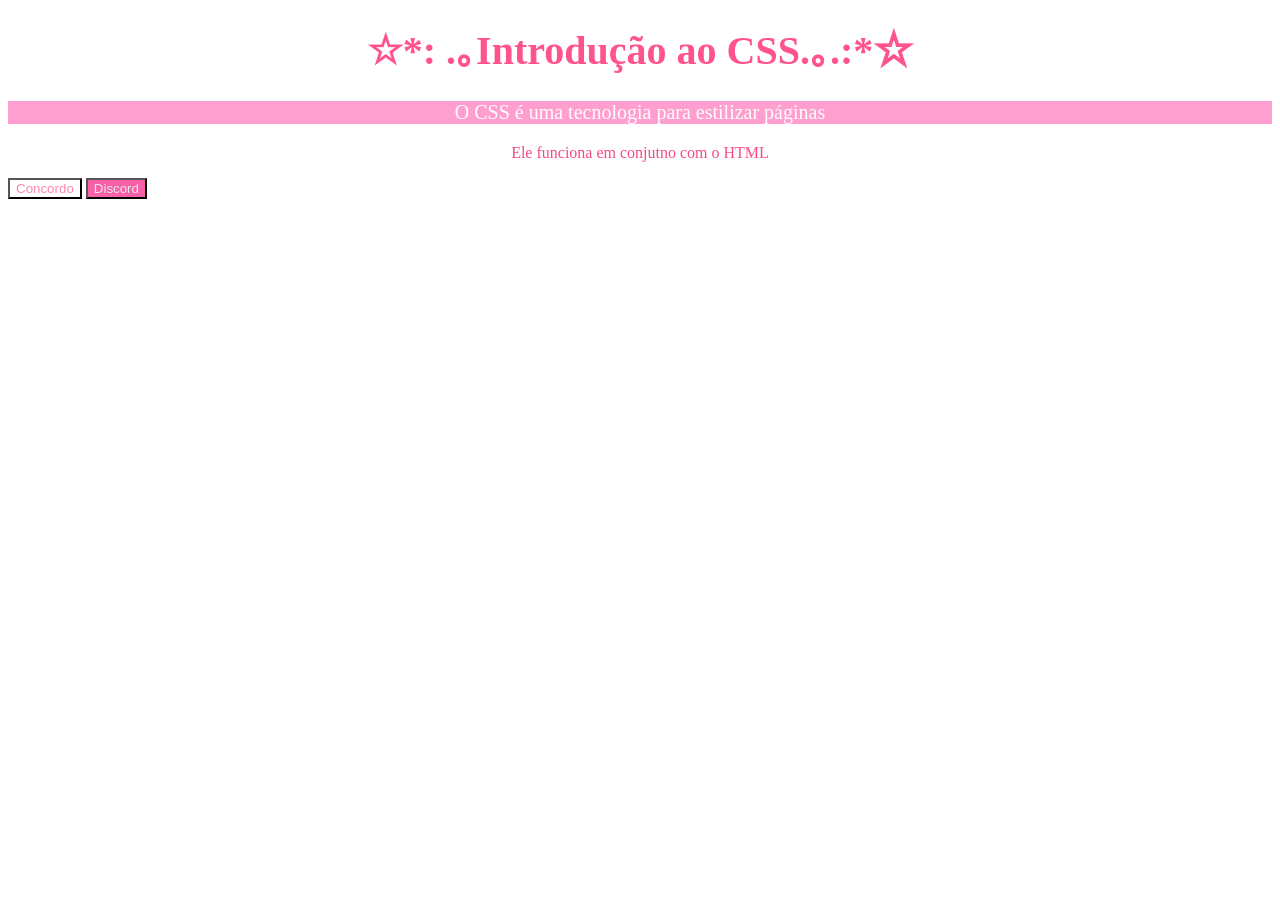
<file: referencias/07_introdução.html>
<!DOCTYPE html>
<html lang="pt">
<head>
    <meta charset="UTF-8">
    <meta name="viewport" content="width=device-width, initial-scale=1.0">
    <title>Document</title>
</head>
<body>
    <h1 style="color: rgb(255, 83, 140); font-size: 40px; text-align: center;" >☆*: .｡Introdução ao CSS.｡.:*☆ </h1>

    <p style="color: rgb(255, 252, 253); font-size: 20px; text-align: center; background-color: rgb(255, 159, 207);" >O CSS é uma tecnologia para estilizar páginas</p>
    <p style="color: rgb(247, 75, 127); text-align: center;" >Ele funciona em conjutno com o HTML</p>

    <button style="color: rgb(255, 133, 174); background-color: rgb(255, 255, 255);" >Concordo</button>
    <button style="color: rgb(231, 231, 231); background-color: rgb(248, 96, 167);" >Discord</button>


    <!-- style -  é um atributo funcional em qualquer tag
     color -  nome da cor em inglês
     rgb - 
     Font-size / tamanho da fonte
     '';'' para separar os comandos
     text-align, muda os itens de lugar na página
     background-color- cor dos botões -->
</body>
</html>
</file>
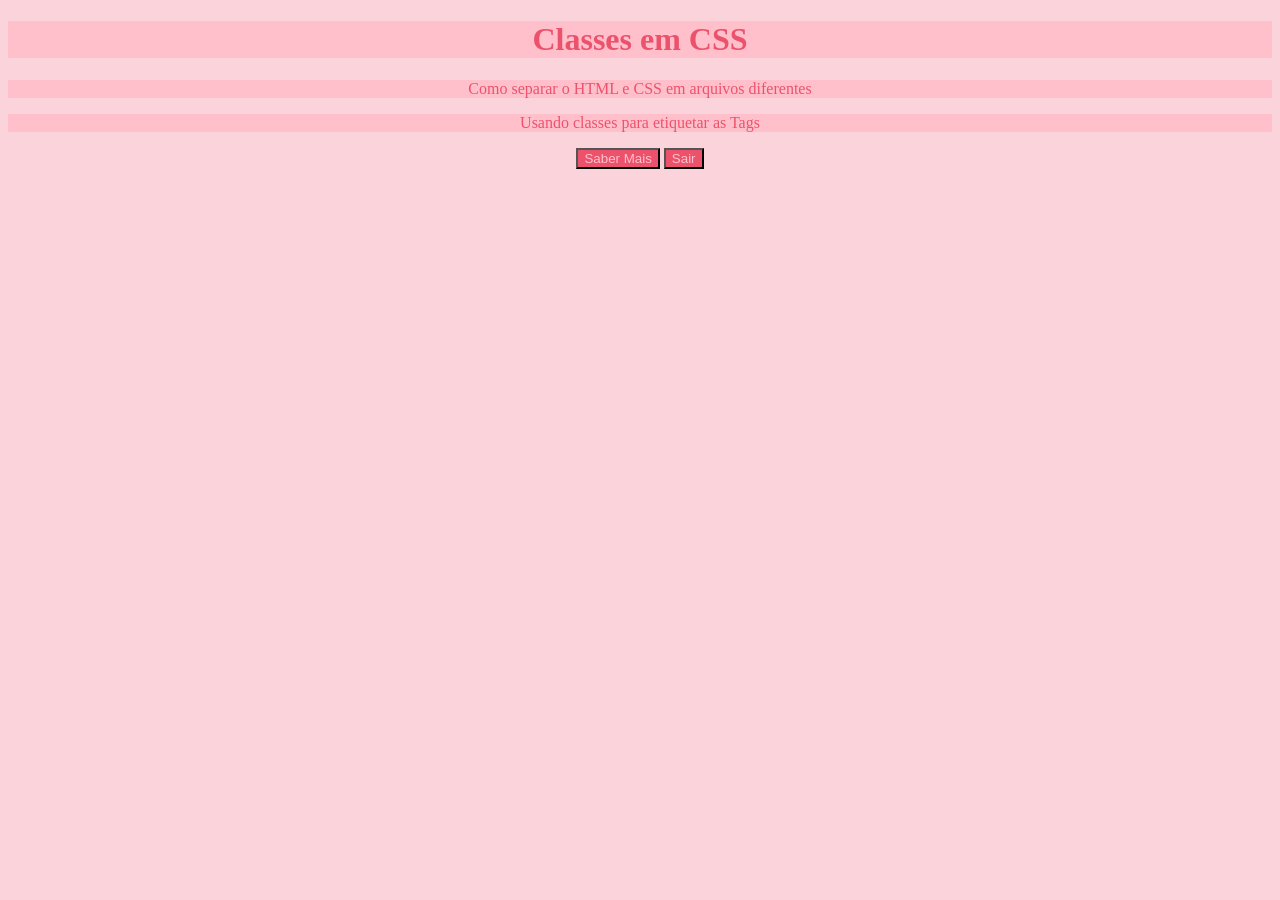
<file: referencias/08_folhas.html>
<!DOCTYPE html>
<html lang="pt">
<head>
    <meta charset="UTF-8">
    <meta name="viewport" content="width=device-width, initial-scale=1.0">
    <title>Classes</title>

    <link rel="stylesheet" href="./08_folhas.css"/>
</head>
<body>
    <h1>Classes em CSS</h1>

    <p>Como separar o HTML e CSS em arquivos diferentes</p>
    <p>Usando classes para etiquetar as Tags</p>

    <button>Saber Mais</button>
    <button>Sair</button>

    
</body>
</html>
</file>
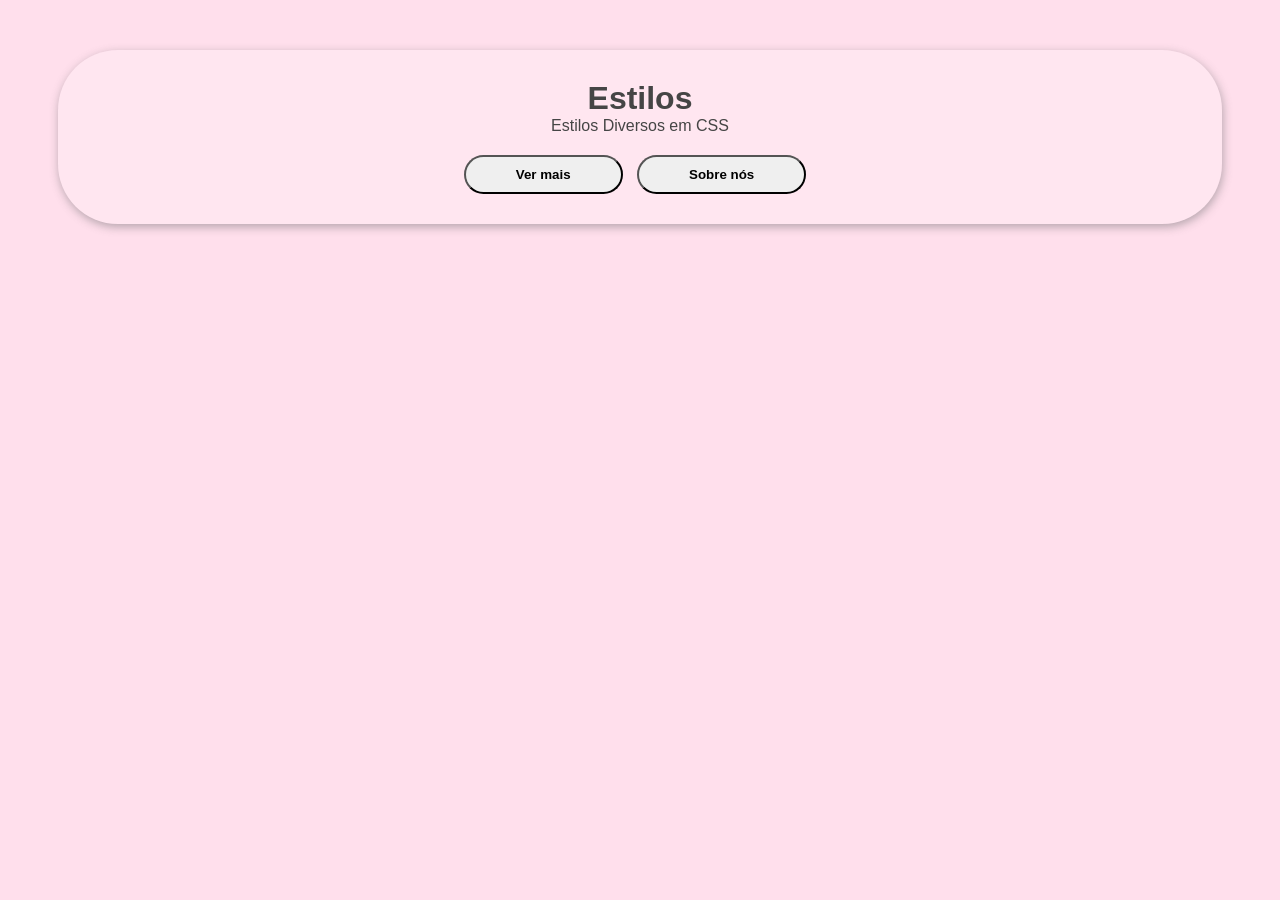
<file: referencias/10_estilos.html>
<!DOCTYPE html>
<html lang="pt">
<head>
    <meta charset="UTF-8">
    <meta name="viewport" content="width=device-width, initial-scale=1.0">
    <title>Estilos CSS</title>
    <link rel="stylesheet" href="10_estilos.css">

</head>
<body>
    <div class="cabecalho">
    <h1>Estilos</h1>
    <p>Estilos Diversos em CSS</p>
    <button class="botao" class="botao-principal">Ver mais</button>
    <button class="botao" class="botao-invertido">Sobre nós</button>
    
    </div>
    <!-- ALT + SHIFT + E SETINHA PRA BAIXO-->
</body>
</html>
</file>
<file: referencias/08_folhas.css>
@import url('https://fonts.googleapis.com/css2?family=Cause:wght@100..900&family=Raleway:ital,wght@0,100..900;1,100..900&family=Tai+Heritage+Pro:wght@400;700&display=swap');

body{background-color: rgb(250, 212, 218);
text-align: center;

}

h1{
    color: rgb(236, 82, 108);
     
    background-color: pink;
    
}

p{color: rgb(236, 82, 108); background-color: pink;

}
button{background-color: rgb(236, 82, 108); 
color: pink;

}
/* font-family: formato das letras */
</file>
<file: referencias/10_estilos.css>
/*padding aumenta e diminui
border-radios arredonda
boder-color colore a borda do botão */
/* ctrl + ; para abrir comentario */
body{
    font-family: Arial, Helvetica, sans-serif;
    color: #454545;
    background-color: #ffdfecfd;
    
}

.cabecalho{
    background-color: #ffffff33;
    margin: 50px;
    padding: 30px;
    border-radius: 60px;
    box-shadow: 1px 3px 10px #60626477;
    text-align: center;
}
.cabecalho h1{
    margin: 0;
    
}
.cabecalho p{
    margin: 0;
    margin-bottom: 20px;
}

.botao{
    border-radius: 50px;
    padding: 10px 50px;
    font-weight: bold;
    margin-right: 10px;
    cursor: pointer;
}

.botao-principal{
    background-color: #ffc4df96;
    border: none;
    cursor: pointer;
}

.botao-invertido{
    background-color: transparent;
    border: 1px solid #ffc4df96;
    color: #ffc4df96;
    
}
</file>
